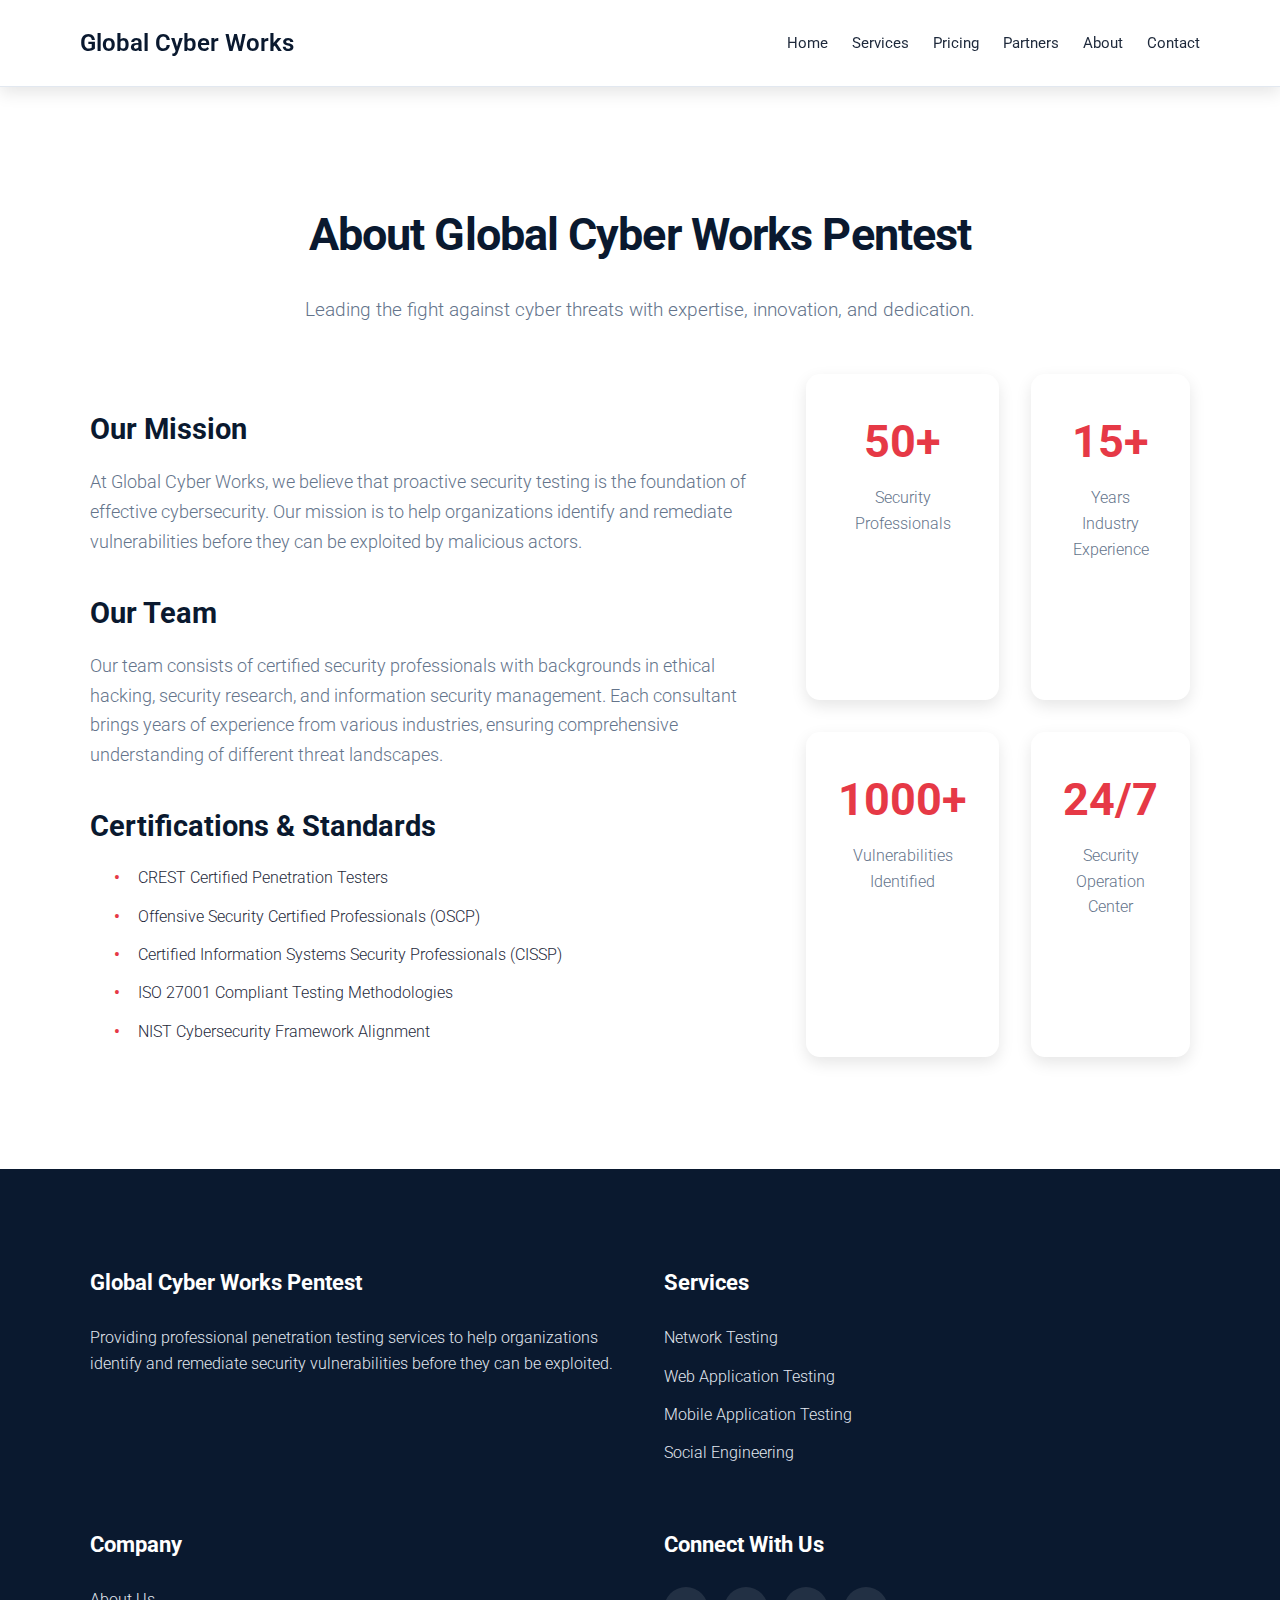
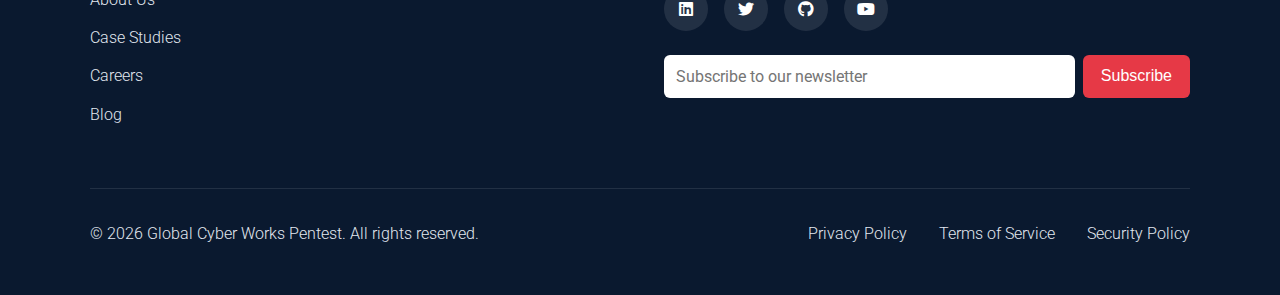
<file: about.html>
<!DOCTYPE html>
<html lang="en">
<head>
    <meta charset="UTF-8">
    <meta name="viewport" content="width=device-width, initial-scale=1.0">
    <title>About | Global Cyber Works Pentest</title>
    <link rel="stylesheet" href="style.css">
    <!-- Google Fonts -->
    <link href="https://fonts.googleapis.com/css2?family=Roboto:wght@300;400;500;700&display=swap" rel="stylesheet">
    <!-- Font Awesome for Icons -->
    <link rel="stylesheet" href="https://cdnjs.cloudflare.com/ajax/libs/font-awesome/6.4.0/css/all.min.css">
</head>
<body>
    <!-- Navigation Bar -->
    <nav class="navbar">
        <div class="nav-container">
            <div class="nav-logo">
                <a href="index.html">Global Cyber Works</a>
            </div>
            <ul class="nav-menu">
                <li class="nav-item"><a href="index.html" class="nav-link">Home</a></li>
                <li class="nav-item"><a href="services.html" class="nav-link">Services</a></li>
                <li class="nav-item"><a href="pricing.html" class="nav-link">Pricing</a></li>
                <li class="nav-item"><a href="partners.html" class="nav-link">Partners</a></li>
                <li class="nav-item"><a href="about.html" class="nav-link">About</a></li>
                <li class="nav-item"><a href="contact.html" class="nav-link">Contact</a></li>
            </ul>
            <div class="hamburger">
                <span class="bar"></span>
                <span class="bar"></span>
                <span class="bar"></span>
            </div>
        </div>
    </nav>

    <!-- About Page -->
    <section class="about">
        <div class="container">
            <h2>About Global Cyber Works Pentest</h2>
            <p class="section-subtitle">Leading the fight against cyber threats with expertise, innovation, and dedication.</p>
            
            <div class="about-content">
                <div class="about-text">
                    <h3>Our Mission</h3>
                    <p>At Global Cyber Works, we believe that proactive security testing is the foundation of effective cybersecurity. Our mission is to help organizations identify and remediate vulnerabilities before they can be exploited by malicious actors.</p>
                    
                    <h3>Our Team</h3>
                    <p>Our team consists of certified security professionals with backgrounds in ethical hacking, security research, and information security management. Each consultant brings years of experience from various industries, ensuring comprehensive understanding of different threat landscapes.</p>
                    
                    <h3>Certifications & Standards</h3>
                    <ul>
                        <li>CREST Certified Penetration Testers</li>
                        <li>Offensive Security Certified Professionals (OSCP)</li>
                        <li>Certified Information Systems Security Professionals (CISSP)</li>
                        <li>ISO 27001 Compliant Testing Methodologies</li>
                        <li>NIST Cybersecurity Framework Alignment</li>
                    </ul>
                </div>
                
                <div class="about-stats">
                    <div class="about-stat">
                        <span class="about-stat-number">50+</span>
                        <span class="about-stat-label">Security Professionals</span>
                    </div>
                    <div class="about-stat">
                        <span class="about-stat-number">15+</span>
                        <span class="about-stat-label">Years Industry Experience</span>
                    </div>
                    <div class="about-stat">
                        <span class="about-stat-number">1000+</span>
                        <span class="about-stat-label">Vulnerabilities Identified</span>
                    </div>
                    <div class="about-stat">
                        <span class="about-stat-number">24/7</span>
                        <span class="about-stat-label">Security Operation Center</span>
                    </div>
                </div>
            </div>
        </div>
    </section>

    <!-- Footer -->
    <footer class="footer">
        <div class="container">
            <div class="footer-content">
                <div class="footer-section">
                    <h4>Global Cyber Works Pentest</h4>
                    <p>Providing professional penetration testing services to help organizations identify and remediate security vulnerabilities before they can be exploited.</p>
                </div>
                
                <div class="footer-section">
                    <h4>Services</h4>
                    <ul>
                        <li><a href="services.html">Network Testing</a></li>
                        <li><a href="services.html">Web Application Testing</a></li>
                        <li><a href="services.html">Mobile Application Testing</a></li>
                        <li><a href="services.html">Social Engineering</a></li>
                    </ul>
                </div>
                
                <div class="footer-section">
                    <h4>Company</h4>
                    <ul>
                        <li><a href="about.html">About Us</a></li>
                        <li><a href="partners.html">Case Studies</a></li>
                        <li><a href="contact.html">Careers</a></li>
                        <li><a href="#">Blog</a></li>
                    </ul>
                </div>
                
                <div class="footer-section">
                    <h4>Connect With Us</h4>
                    <div class="social-links">
                        <a href="#"><i class="fab fa-linkedin"></i></a>
                        <a href="#"><i class="fab fa-twitter"></i></a>
                        <a href="#"><i class="fab fa-github"></i></a>
                        <a href="#"><i class="fab fa-youtube"></i></a>
                    </div>
                    <div class="newsletter">
                        <input type="email" placeholder="Subscribe to our newsletter">
                        <button>Subscribe</button>
                    </div>
                </div>
            </div>
            
            <div class="footer-bottom">
                <p>&copy; 2023 Global Cyber Works Pentest. All rights reserved.</p>
                <div class="footer-links">
                    <a href="#">Privacy Policy</a>
                    <a href="#">Terms of Service</a>
                    <a href="#">Security Policy</a>
                </div>
            </div>
        </div>
    </footer>

    <script src="script.js"></script>
</body>
</html>
</file>
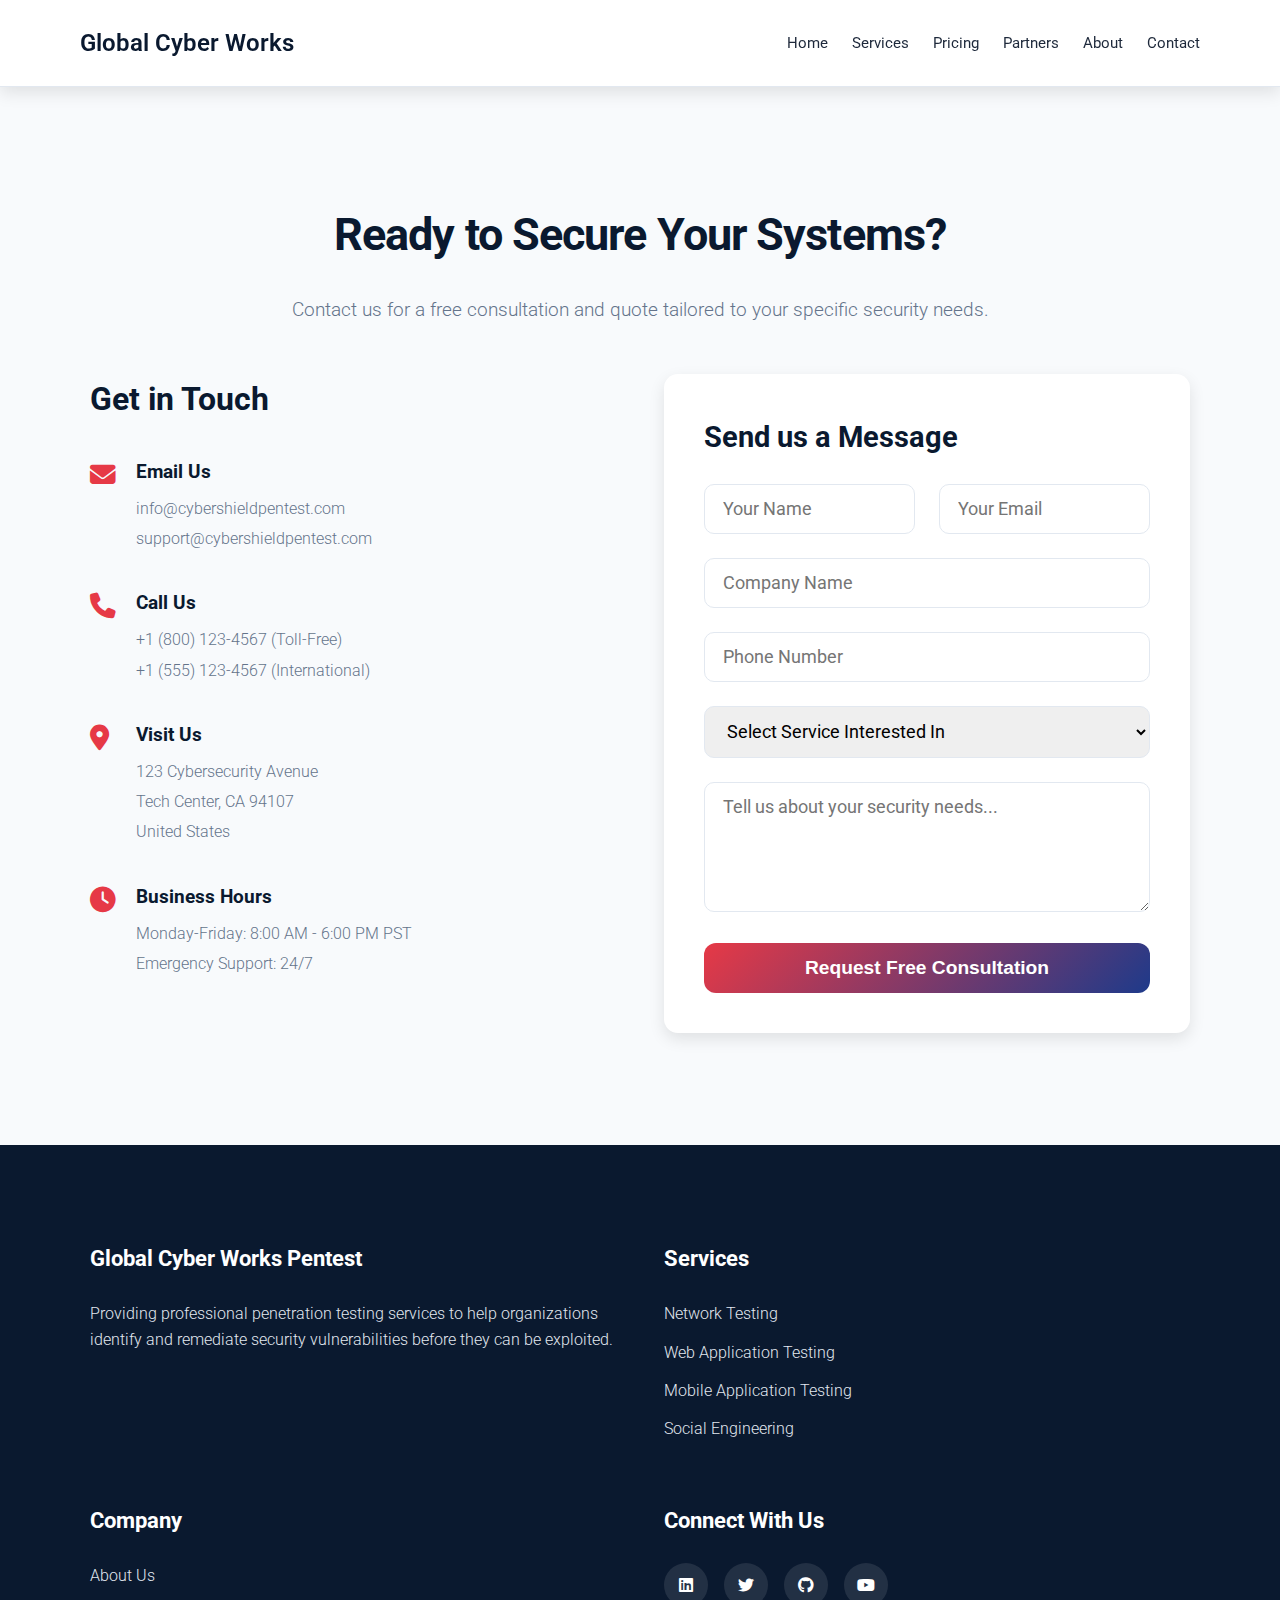
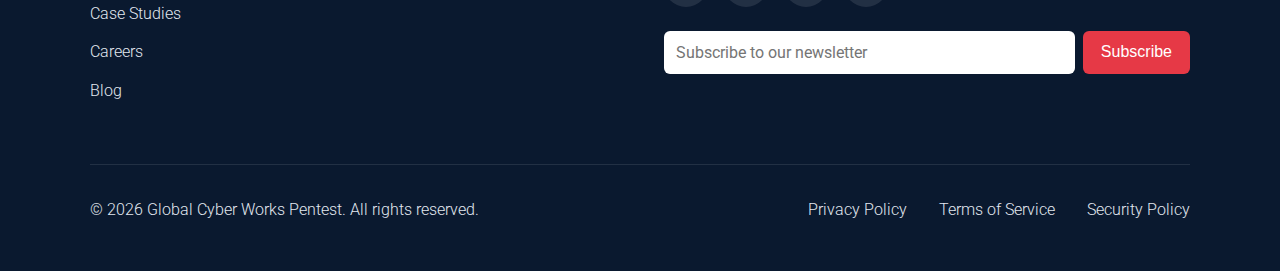
<file: contact.html>
<!DOCTYPE html>
<html lang="en">
<head>
    <meta charset="UTF-8">
    <meta name="viewport" content="width=device-width, initial-scale=1.0">
    <title>Contact | Global Cyber Works Pentest</title>
    <link rel="stylesheet" href="style.css">
    <!-- Google Fonts -->
    <link href="https://fonts.googleapis.com/css2?family=Roboto:wght@300;400;500;700&display=swap" rel="stylesheet">
    <!-- Font Awesome for Icons -->
    <link rel="stylesheet" href="https://cdnjs.cloudflare.com/ajax/libs/font-awesome/6.4.0/css/all.min.css">
</head>
<body>
    <!-- Navigation Bar -->
    <nav class="navbar">
        <div class="nav-container">
            <div class="nav-logo">
                <a href="index.html">Global Cyber Works</a>
            </div>
            <ul class="nav-menu">
                <li class="nav-item"><a href="index.html" class="nav-link">Home</a></li>
                <li class="nav-item"><a href="services.html" class="nav-link">Services</a></li>
                <li class="nav-item"><a href="pricing.html" class="nav-link">Pricing</a></li>
                <li class="nav-item"><a href="partners.html" class="nav-link">Partners</a></li>
                <li class="nav-item"><a href="about.html" class="nav-link">About</a></li>
                <li class="nav-item"><a href="contact.html" class="nav-link">Contact</a></li>
            </ul>
            <div class="hamburger">
                <span class="bar"></span>
                <span class="bar"></span>
                <span class="bar"></span>
            </div>
        </div>
    </nav>

    <!-- Contact Us Page -->
    <section class="contact">
        <div class="container">
            <h2>Ready to Secure Your Systems?</h2>
            <p class="section-subtitle">Contact us for a free consultation and quote tailored to your specific security needs.</p>
            
            <div class="contact-container">
                <div class="contact-info">
                    <h3>Get in Touch</h3>
                    <div class="contact-item">
                        <i class="fas fa-envelope"></i>
                        <div>
                            <h4>Email Us</h4>
                            <p>info@cybershieldpentest.com</p>
                            <p>support@cybershieldpentest.com</p>
                        </div>
                    </div>
                    
                    <div class="contact-item">
                        <i class="fas fa-phone"></i>
                        <div>
                            <h4>Call Us</h4>
                            <p>+1 (800) 123-4567 (Toll-Free)</p>
                            <p>+1 (555) 123-4567 (International)</p>
                        </div>
                    </div>
                    
                    <div class="contact-item">
                        <i class="fas fa-map-marker-alt"></i>
                        <div>
                            <h4>Visit Us</h4>
                            <p>123 Cybersecurity Avenue</p>
                            <p>Tech Center, CA 94107</p>
                            <p>United States</p>
                        </div>
                    </div>
                    
                    <div class="contact-item">
                        <i class="fas fa-clock"></i>
                        <div>
                            <h4>Business Hours</h4>
                            <p>Monday-Friday: 8:00 AM - 6:00 PM PST</p>
                            <p>Emergency Support: 24/7</p>
                        </div>
                    </div>
                </div>
                
                <form class="contact-form">
                    <h3>Send us a Message</h3>
                    <div class="form-group">
                        <input type="text" placeholder="Your Name" required>
                        <input type="email" placeholder="Your Email" required>
                    </div>
                    <input type="text" placeholder="Company Name">
                    <input type="tel" placeholder="Phone Number">
                    <select>
                        <option value="">Select Service Interested In</option>
                        <option value="network">Network Penetration Testing</option>
                        <option value="web">Web Application Testing</option>
                        <option value="mobile">Mobile Application Testing</option>
                        <option value="social">Social Engineering</option>
                        <option value="custom">Custom Solution</option>
                    </select>
                    <textarea placeholder="Tell us about your security needs..." rows="5" required></textarea>
                    <button type="submit">Request Free Consultation</button>
                </form>
            </div>
        </div>
    </section>

    <!-- Footer -->
    <footer class="footer">
        <div class="container">
            <div class="footer-content">
                <div class="footer-section">
                    <h4>Global Cyber Works Pentest</h4>
                    <p>Providing professional penetration testing services to help organizations identify and remediate security vulnerabilities before they can be exploited.</p>
                </div>
                
                <div class="footer-section">
                    <h4>Services</h4>
                    <ul>
                        <li><a href="services.html">Network Testing</a></li>
                        <li><a href="services.html">Web Application Testing</a></li>
                        <li><a href="services.html">Mobile Application Testing</a></li>
                        <li><a href="services.html">Social Engineering</a></li>
                    </ul>
                </div>
                
                <div class="footer-section">
                    <h4>Company</h4>
                    <ul>
                        <li><a href="about.html">About Us</a></li>
                        <li><a href="partners.html">Case Studies</a></li>
                        <li><a href="contact.html">Careers</a></li>
                        <li><a href="#">Blog</a></li>
                    </ul>
                </div>
                
                <div class="footer-section">
                    <h4>Connect With Us</h4>
                    <div class="social-links">
                        <a href="#"><i class="fab fa-linkedin"></i></a>
                        <a href="#"><i class="fab fa-twitter"></i></a>
                        <a href="#"><i class="fab fa-github"></i></a>
                        <a href="#"><i class="fab fa-youtube"></i></a>
                    </div>
                    <div class="newsletter">
                        <input type="email" placeholder="Subscribe to our newsletter">
                        <button>Subscribe</button>
                    </div>
                </div>
            </div>
            
            <div class="footer-bottom">
                <p>&copy; 2023 Global Cyber Works Pentest. All rights reserved.</p>
                <div class="footer-links">
                    <a href="#">Privacy Policy</a>
                    <a href="#">Terms of Service</a>
                    <a href="#">Security Policy</a>
                </div>
            </div>
        </div>
    </footer>

    <script src="script.js"></script>
</body>
</html>
</file>
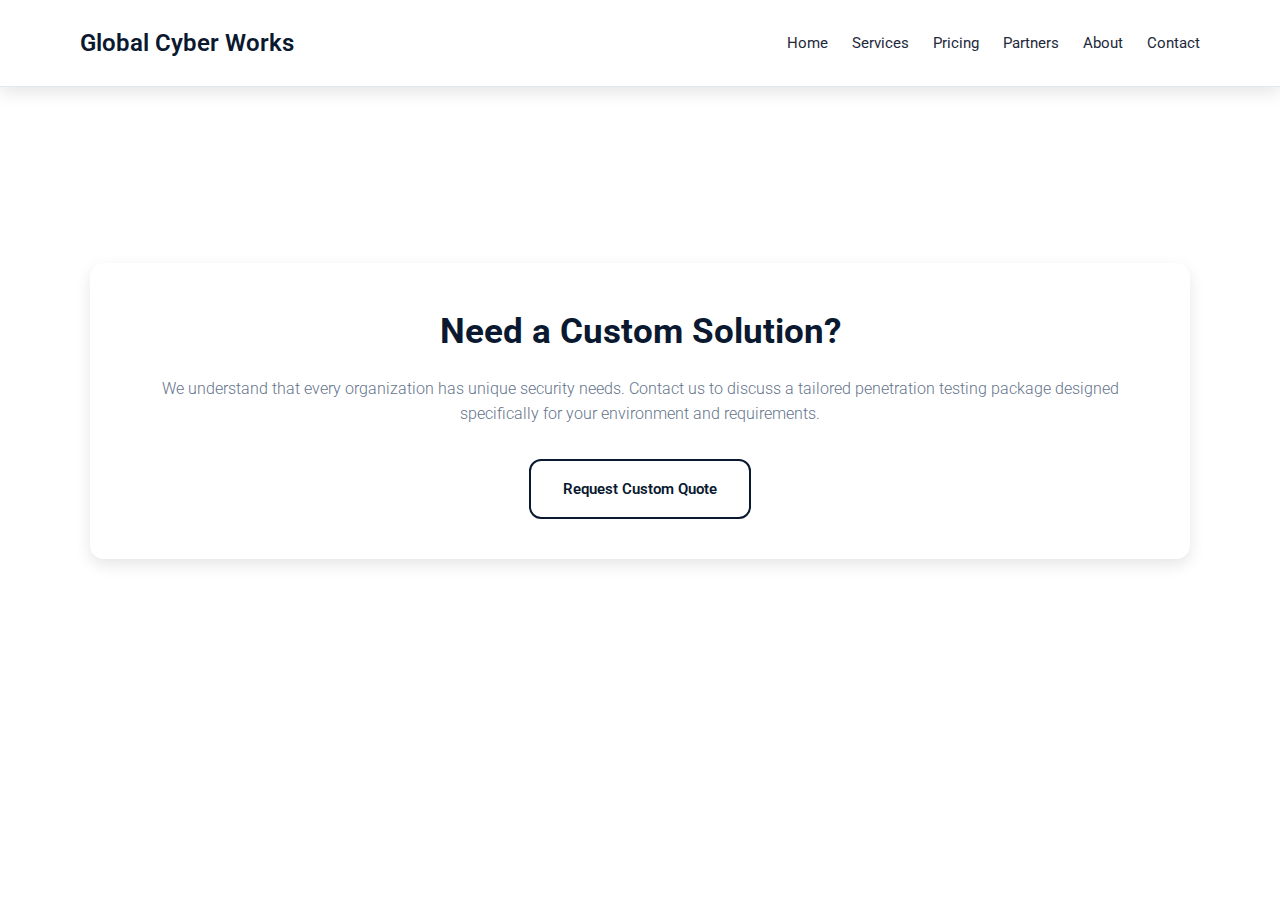
<file: pricing.html>
<!DOCTYPE html>
<html lang="en">
<head>
    <meta charset="UTF-8">
    <meta name="viewport" content="width=device-width, initial-scale=1.0">
    <title>Pricing | Global Cyber Works Pentest</title>
    <link rel="stylesheet" href="style.css">
    <!-- Google Fonts -->
    <link href="https://fonts.googleapis.com/css2?family=Roboto:wght@300;400;500;700&display=swap" rel="stylesheet">
    <!-- Font Awesome for Icons -->
    <link rel="stylesheet" href="https://cdnjs.cloudflare.com/ajax/libs/font-awesome/6.4.0/css/all.min.css">
</head>
<body>
    <!-- Navigation Bar -->
    <nav class="navbar">
        <div class="nav-container">
            <div class="nav-logo">
                <a href="index.html">Global Cyber Works</a>
            </div>
            <ul class="nav-menu">
                <li class="nav-item"><a href="index.html" class="nav-link">Home</a></li>
                <li class="nav-item"><a href="services.html" class="nav-link">Services</a></li>
                <li class="nav-item"><a href="pricing.html" class="nav-link">Pricing</a></li>
                <li class="nav-item"><a href="partners.html" class="nav-link">Partners</a></li>
                <li class="nav-item"><a href="about.html" class="nav-link">About</a></li>
                <li class="nav-item"><a href="contact.html" class="nav-link">Contact</a></li>
            </ul>
            <div class="hamburger">
                <span class="bar"></span>
                <span class="bar"></span>
                <span class="bar"></span>
            </div>
        </div>
    </nav>

    <!-- Pricing Page -->
    <section class="pricing">
        <div class="container">
           <!-- <h2>Transparent Pricing Packages</h2>
            <p class="section-subtitle">Choose the security testing package that best fits your organization's needs and budget.</p>
            
            <div class="pricing-grid">
                <div class="pricing-card">
                    <h3>Essential Scan</h3>
                    <div class="price">$2,999</div>
                    <p class="price-description">Ideal for small businesses seeking basic vulnerability assessment</p>
                    <ul>
                        <li>Automated Vulnerability Scanning</li>
                        <li>1 Web Application Test</li>
                        <li>Basic Network Assessment</li>
                        <li>Executive Summary Report</li>
                        <li>5 Critical Vulnerability Tests</li>
                        <li>72-Hour Turnaround Time</li>
                    </ul>
                    <a href="contact.html" class="price-cta">Start Basic Assessment</a>
                </div>
                
                <div class="pricing-card featured">
                    <div class="popular-badge">MOST POPULAR</div>
                    <h3>Professional Assessment</h3>
                    <div class="price">$7,999</div>
                    <p class="price-description">Comprehensive testing for medium-sized businesses</p>
                    <ul>
                        <li>Manual Penetration Testing</li>
                        <li>3 Web Applications</li>
                        <li>Full Network Infrastructure Test</li>
                        <li>Detailed Technical Report</li>
                        <li>Remediation Guidance</li>
                        <li>24/7 Priority Support</li>
                        <li>48-Hour Turnaround Time</li>
                        <li>30-Day Retest Option</li>
                    </ul>
                    <a href="contact.html" class="price-cta">Get Comprehensive Test</a>
                </div>
                
                 <div class="pricing-card">
                    <h3>Enterprise Suite</h3>
                    <div class="price">$14,999</div>
                    <p class="price-description">Complete security program for large organizations</p>
                    <ul>
                        <li>Full-Scale Penetration Testing</li>
                        <li>Unlimited Applications</li>
                        <li>API & Mobile App Testing</li>
                        <li>Social Engineering Campaign</li>
                        <li>Executive & Technical Reports</li>
                        <li>Dedicated Security Consultant</li>
                        <li>Remediation Assistance</li>
                        <li>24-Hour Turnaround Time</li>
                        <li>90-Day Retest Period</li>
                    </ul>
                    <a href="contact.html" class="price-cta">Contact Enterprise Sales</a>
                </div>
            </div>
             -->
            <div class="custom-solution">
                <h3>Need a Custom Solution?</h3>
                <p>We understand that every organization has unique security needs. Contact us to discuss a tailored penetration testing package designed specifically for your environment and requirements.</p>
                <a href="contact.html" class="cta-button-outline">Request Custom Quote</a>
            </div>
        </div>
    </section>

   

    <script src="scripts.js"></script>
</body>
</html>
</file>
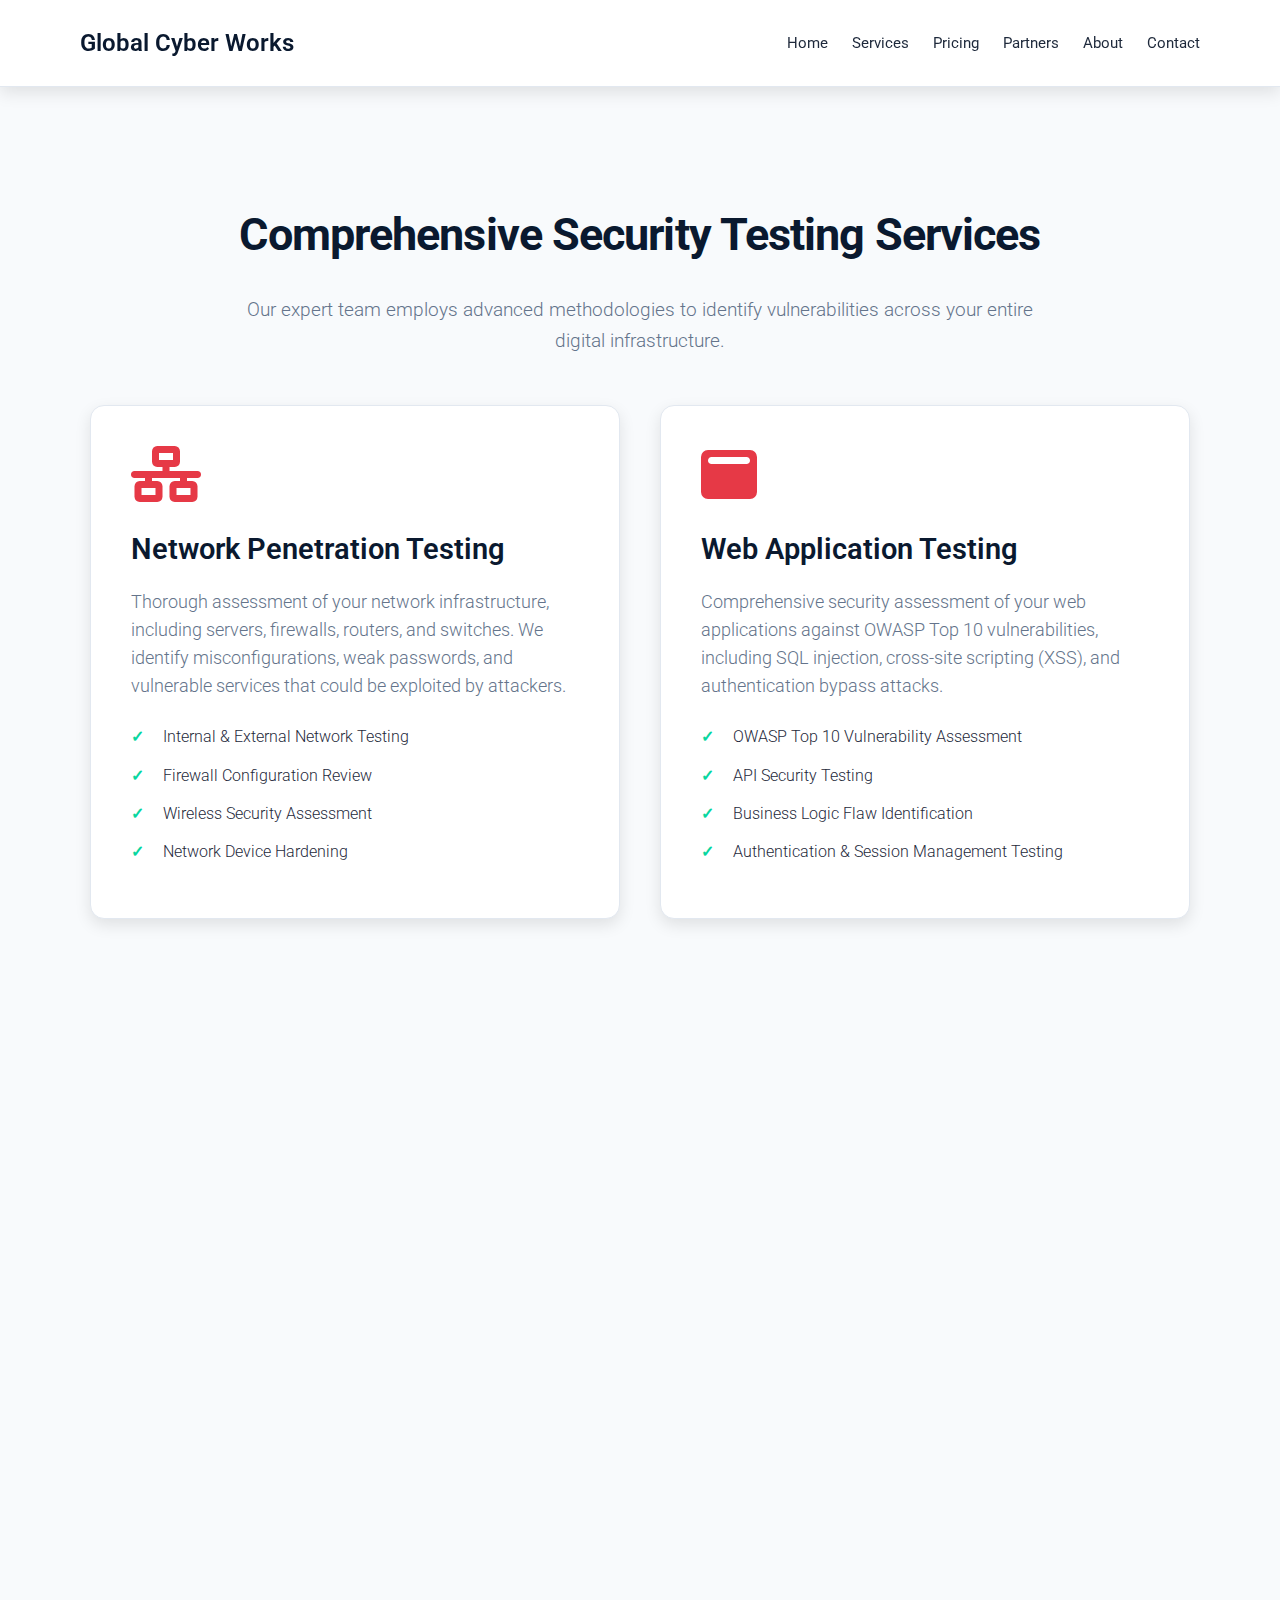
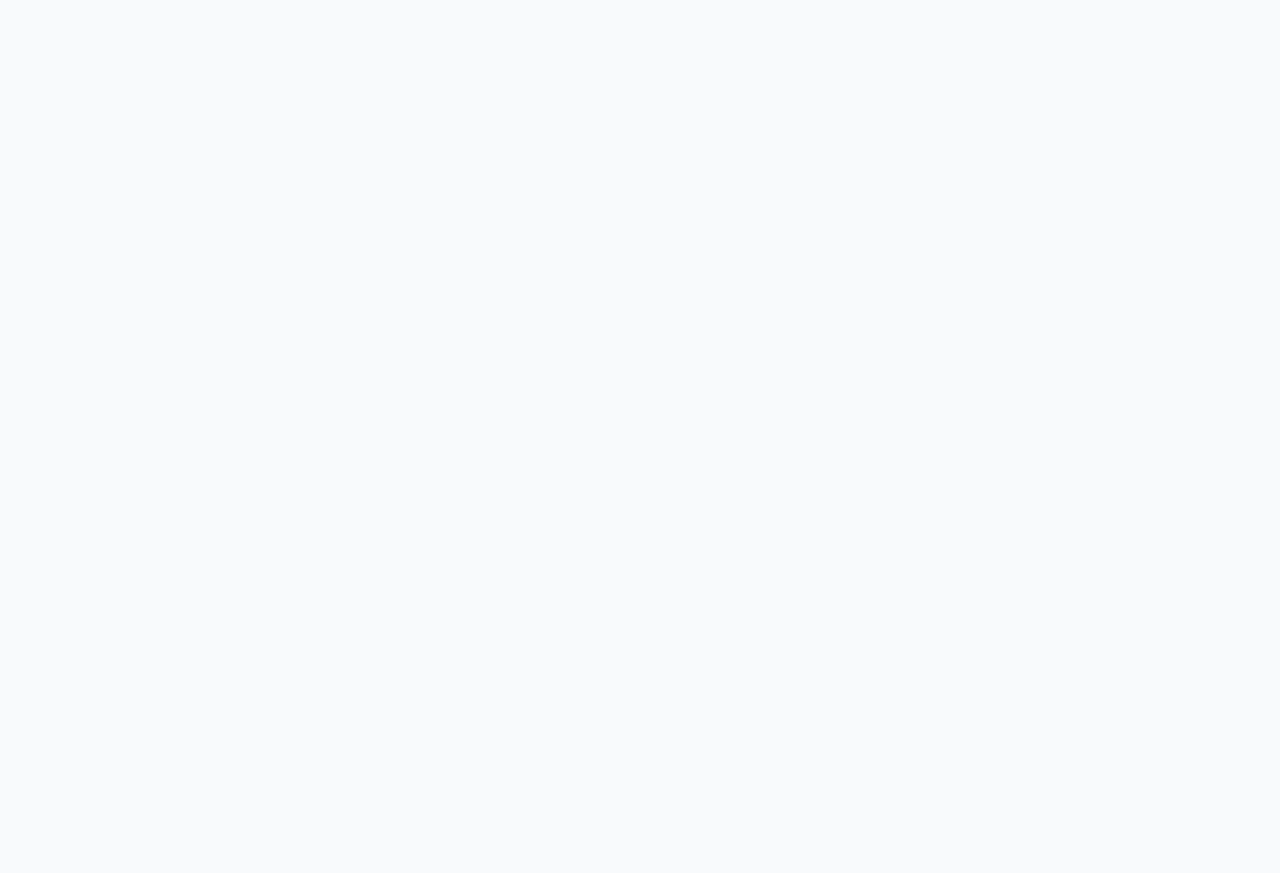
<file: services.html>
<!DOCTYPE html>
<html lang="en">
<head>
    <meta charset="UTF-8">
    <meta name="viewport" content="width=device-width, initial-scale=1.0">
    <title>Services | Global Cyber Works Pentest</title>
    <link rel="stylesheet" href="style.css">
    <!-- Google Fonts -->
    <link href="https://fonts.googleapis.com/css2?family=Roboto:wght@300;400;500;700&display=swap" rel="stylesheet">
    <!-- Font Awesome for Icons -->
    <link rel="stylesheet" href="https://cdnjs.cloudflare.com/ajax/libs/font-awesome/6.4.0/css/all.min.css">
</head>
<body>
    <!-- Navigation Bar -->
    <nav class="navbar">
        <div class="nav-container">
            <div class="nav-logo">
                <a href="index.html">Global Cyber Works</a>
            </div>
            <ul class="nav-menu">
                <li class="nav-item"><a href="index.html" class="nav-link">Home</a></li>
                <li class="nav-item"><a href="services.html" class="nav-link">Services</a></li>
                <li class="nav-item"><a href="pricing.html" class="nav-link">Pricing</a></li>
                <li class="nav-item"><a href="partners.html" class="nav-link">Partners</a></li>
                <li class="nav-item"><a href="about.html" class="nav-link">About</a></li>
                <li class="nav-item"><a href="contact.html" class="nav-link">Contact</a></li>
            </ul>
            <div class="hamburger">
                <span class="bar"></span>
                <span class="bar"></span>
                <span class="bar"></span>
            </div>
        </div>
    </nav>

    <!-- Services Page -->
    <section class="services">
        <div class="container">
            <h2>Comprehensive Security Testing Services</h2>
            <p class="section-subtitle">Our expert team employs advanced methodologies to identify vulnerabilities across your entire digital infrastructure.</p>
            <div class="services-grid">
                <div class="service-card">
                    <i class="fas fa-network-wired"></i>
                    <h3>Network Penetration Testing</h3>
                    <p>Thorough assessment of your network infrastructure, including servers, firewalls, routers, and switches. We identify misconfigurations, weak passwords, and vulnerable services that could be exploited by attackers.</p>
                    <ul>
                        <li>Internal & External Network Testing</li>
                        <li>Firewall Configuration Review</li>
                        <li>Wireless Security Assessment</li>
                        <li>Network Device Hardening</li>
                    </ul>
                </div>
                
                <div class="service-card">
                    <i class="fas fa-window-maximize"></i>
                    <h3>Web Application Testing</h3>
                    <p>Comprehensive security assessment of your web applications against OWASP Top 10 vulnerabilities, including SQL injection, cross-site scripting (XSS), and authentication bypass attacks.</p>
                    <ul>
                        <li>OWASP Top 10 Vulnerability Assessment</li>
                        <li>API Security Testing</li>
                        <li>Business Logic Flaw Identification</li>
                        <li>Authentication & Session Management Testing</li>
                    </ul>
                </div>
                
                <div class="service-card">
                    <i class="fas fa-mobile-alt"></i>
                    <h3>Mobile Application Testing</h3>
                    <p>Security evaluation of iOS and Android applications to identify vulnerabilities in data storage, communication, and application logic that could compromise user data.</p>
                    <ul>
                        <li>iOS & Android Application Assessment</li>
                        <li>Data Storage Security Analysis</li>
                        <li>Network Communication Testing</li>
                        <li>Reverse Engineering Protection</li>
                    </ul>
                </div>
                
                <div class="service-card">
                    <i class="fas fa-user-secret"></i>
                    <h3>Social Engineering</h3>
                    <p>Simulated phishing campaigns and physical security tests to evaluate your organization's human firewall and security awareness preparedness.</p>
                    <ul>
                        <li>Phishing Campaign Simulation</li>
                        <li>Vishing (Voice Phishing) Tests</li>
                        <li>Physical Security Assessment</li>
                        <li>Security Awareness Training</li>
                    </ul>
                </div>
            </div>
            
            <div class="methodology">
                <h3>Our Testing Methodology</h3>
                <div class="methodology-steps">
                    <div class="step">
                        <span class="step-number">1</span>
                        <h4>Planning & Reconnaissance</h4>
                        <p>Defining scope, gathering intelligence, and understanding your environment</p>
                    </div>
                    <div class="step">
                        <span class="step-number">2</span>
                        <h4>Scanning & Enumeration</h4>
                        <p>Identifying live systems, services, and potential entry points</p>
                    </div>
                    <div class="step">
                        <span class="step-number">3</span>
                        <h4>Vulnerability Assessment</h4>
                        <p>Discovering security weaknesses and misconfigurations</p>
                    </div>
                    <div class="step">
                        <span class="step-number">4</span>
                        <h4>Exploitation & Verification</h4>
                        <p>Attempting to exploit vulnerabilities to validate their impact</p>
                    </div>
                    <div class="step">
                        <span class="step-number">5</span>
                        <h4>Reporting & Remediation</h4>
                        <p>Detailed findings with actionable remediation guidance</p>
                    </div>
                </div>
            </div>
        </div>
    </section>

    
    <script src="script.js"></script>
</body>
</html>
</file>
<file: style.css>
/* Light Theme Color Palette */
:root {
    --primary-blue: #0A192F;
    --secondary-blue: #1E3A8A;
    --accent-red: #E63946;
    --accent-green: #06D6A0;
    --light-gray: #F8FAFC;
    --medium-gray: #E2E8F0;
    --dark-gray: #334155;
    --text-dark: #1E293B;
    --text-light: #64748B;
    --white: #FFFFFF;
    --shadow: 0 6px 16px rgba(0, 0, 0, 0.1);
    --shadow-hover: 0 12px 32px rgba(0, 0, 0, 0.2);
}

/* General Styles */
* {
    margin: 0;
    padding: 0;
    box-sizing: border-box;
}

body {
    font-family: 'Roboto', sans-serif;
    line-height: 1.6;
    color: var(--text-dark);
    background-color: var(--white);
    font-weight: 300;
    overflow-x: hidden;
}

.container {
    width: 90%;
    max-width: 1100px;
    margin: 0 auto;
    padding: 2rem 0;
}

h2 {
    text-align: center;
    font-size: clamp(2.2rem, 4vw, 2.8rem);
    margin-bottom: 1.5rem;
    color: var(--primary-blue);
    font-weight: 700;
    letter-spacing: -0.02em;
}

.section-subtitle {
    text-align: center;
    font-size: clamp(1rem, 1.5vw, 1.2rem);
    color: var(--text-light);
    margin-bottom: 3rem;
    max-width: 800px;
    margin-left: auto;
    margin-right: auto;
    font-weight: 300;
}

/* Navigation */
.navbar {
    background-color: var(--white);
    padding: 1.5rem 0;
    position: sticky;
    width: 100%;
    top: 0;
    z-index: 100;
    box-shadow: var(--shadow);
    border-bottom: 1px solid var(--medium-gray);
}

.nav-container {
    display: flex;
    justify-content: space-between;
    align-items: center;
    width: 90%;
    max-width: 1200px;
    margin: auto;
    padding: 0 1rem;
}

.nav-logo a {
    color: var(--primary-blue);
    text-decoration: none;
    font-size: clamp(1.2rem, 2vw, 1.5rem);
    font-weight: 600;
}

.nav-menu {
    display: flex;
    list-style: none;
    gap: 1.5rem;
}

.nav-link {
    color: var(--text-dark);
    text-decoration: none;
    font-weight: 400;
    transition: color 0.3s ease, transform 0.3s ease;
    font-size: clamp(0.9rem, 1.2vw, 1.1rem);
}

.nav-link:hover {
    color: var(--accent-red);
    transform: translateY(-2px);
}

.hamburger {
    display: none;
    flex-direction: column;
    cursor: pointer;
}

.bar {
    width: 28px;
    height: 4px;
    background-color: var(--primary-blue);
    margin: 4px 0;
    transition: all 0.3s ease;
}

/* Hero Section */
.hero {
    background: linear-gradient(rgba(255, 255, 255, 0.9), rgba(228, 226, 224, 0.9)), url('images/21.jpeg') no-repeat center center/cover;
    min-height: calc(100vh - 80px);
    display: flex;
    flex-direction: column;
    justify-content: center;
    align-items: center;
    text-align: center;
    position: relative;
    padding: 2rem 1rem;
}

.hero-container {
    width: 90%;
    max-width: 1100px;
    margin: 0 auto;
}

.hero h1 {
    font-size: clamp(2rem, 5vw, 3.2rem);
    margin-bottom: 1.5rem;
    color: var(--primary-blue);
    font-weight: 700;
    line-height: 1.2;
    opacity: 0;
    transform: translateY(20px);
    animation: slideInUp 0.8s ease-out forwards 0.2s;
}

.hero p {
    font-size: clamp(1rem, 2vw, 1.4rem);
    margin-bottom: 2rem;
    color: var(--text-light);
    font-weight: 300;
    max-width: 700px;
    margin-left: auto;
    margin-right: auto;
    opacity: 0;
    transform: translateY(20px);
    animation: slideInUp 0.8s ease-out forwards 0.4s;
}

.hero-stats {
    display: flex;
    justify-content: center;
    gap: 3rem;
    margin: 2rem 0;
}

.stat {
    text-align: center;
}

.stat-number {
    display: block;
    font-size: clamp(1.8rem, 3vw, 2.8rem);
    font-weight: 700;
    color: var(--accent-red);
    margin-bottom: 0.5rem;
}

.stat-label {
    font-size: clamp(0.9rem, 1.5vw, 1.1rem);
    color: var(--text-light);
    font-weight: 400;
}

.cta-button {
    display: inline-flex;
    align-items: center;
    background: linear-gradient(135deg, var(--accent-red), var(--secondary-blue));
    color: var(--white);
    padding: clamp(12px, 2vw, 18px) clamp(24px, 4vw, 48px);
    border-radius: 12px;
    text-decoration: none;
    font-weight: 600;
    font-size: clamp(1rem, 1.5vw, 1.3rem);
    transition: all 0.3s ease;
    border: none;
    box-shadow: var(--shadow);
    position: relative;
    overflow: hidden;
    opacity: 0;
    transform: translateY(20px);
    animation: slideInUp 0.8s ease-out forwards 0.6s;
}

.cta-button::before {
    content: '';
    position: absolute;
    top: 0;
    left: -100%;
    width: 100%;
    height: 100%;
    background: linear-gradient(90deg, transparent, rgba(255, 255, 255, 0.2), transparent);
    transition: all 0.5s ease;
}

.cta-button:hover::before {
    left: 100%;
}

.cta-button:hover {
    background: linear-gradient(135deg, var(--secondary-blue), var(--accent-red));
    transform: translateY(-3px);
    box-shadow: var(--shadow-hover);
}

.cta-button-outline {
    display: inline-block;
    background-color: transparent;
    color: var(--primary-blue);
    padding: clamp(12px, 2vw, 16px) clamp(20px, 3vw, 32px);
    border-radius: 12px;
    text-decoration: none;
    font-weight: 600;
    font-size: clamp(0.9rem, 1.2vw, 1.1rem);
    transition: all 0.3s ease;
    border: 2px solid var(--primary-blue);
}

.cta-button-outline:hover {
    background-color: var(--primary-blue);
    color: var(--white);
    transform: translateY(-2px);
}

/* Services Section */
.services {
    background-color: var(--light-gray);
    padding: 80px 0;
}

.services-grid {
    display: grid;
    grid-template-columns: repeat(2, 1fr);
    gap: 2.5rem;
    margin-top: 3rem;
}

.service-card {
    background: var(--white);
    padding: 2.5rem;
    border-radius: 14px;
    box-shadow: var(--shadow);
    border: 1px solid var(--medium-gray);
    transition: transform 0.3s ease, box-shadow 0.3s ease;
}

.service-card:hover {
    transform: translateY(-8px);
    box-shadow: var(--shadow-hover);
}

.service-card i {
    font-size: 3.5rem;
    color: var(--accent-red);
    margin-bottom: 1.5rem;
}

.service-card h3 {
    font-size: clamp(1.5rem, 2.5vw, 1.8rem);
    margin-bottom: 1rem;
    color: var(--primary-blue);
    font-weight: 600;
}

.service-card p {
    text-align: left;
    margin-bottom: 1.5rem;
    color: var(--text-light);
    font-size: 1.1rem;
}

.service-card ul {
    text-align: left;
    list-style: none;
    margin-top: 1.5rem;
}

.service-card ul li {
    margin-bottom: 0.8rem;
    padding-left: 2rem;
    position: relative;
    color: var(--text-dark);
    font-size: 1rem;
}

.service-card ul li:before {
    content: "✓";
    color: var(--accent-green);
    position: absolute;
    left: 0;
    font-weight: bold;
}

.methodology {
    margin-top: 4rem;
    padding: 2.5rem;
    background: var(--white);
    border-radius: 14px;
    box-shadow: var(--shadow);
}

.methodology h3 {
    text-align: center;
    font-size: clamp(1.8rem, 3vw, 2.2rem);
    margin-bottom: 2rem;
    color: var(--primary-blue);
}

.methodology-steps {
    display: grid;
    grid-template-columns: repeat(2, 1fr);
    gap: 2rem;
}

.step {
    text-align: center;
    padding: 1.5rem;
}

.step-number {
    display: inline-block;
    width: 60px;
    height: 60px;
    background: var(--accent-green);
    color: var(--white);
    border-radius: 50%;
    font-size: 1.8rem;
    font-weight: bold;
    line-height: 60px;
    margin-bottom: 1rem;
}

.step h4 {
    font-size: 1.4rem;
    margin-bottom: 0.8rem;
    color: var(--primary-blue);
}

.step p {
    font-size: 1rem;
    color: var(--text-light);
    margin-bottom: 0;
}

/* Pricing Section */
.pricing {
    padding: 80px 0;
    background-color: var(--white);
}

.pricing-grid {
    display: grid;
    grid-template-columns: repeat(2, 1fr);
    gap: 2.5rem;
    margin-top: 3rem;
}

.pricing-card {
    background: var(--white);
    padding: 2.5rem;
    border-radius: 14px;
    box-shadow: var(--shadow);
    border: 2px solid var(--medium-gray);
    position: relative;
    transition: transform 0.3s ease, box-shadow 0.3s ease;
}

.pricing-card:hover {
    transform: translateY(-5px);
    box-shadow: var(--shadow-hover);
}

.pricing-card.featured {
    border-color: var(--accent-green);
    transform: scale(1.03);
}

.popular-badge {
    position: absolute;
    top: -12px;
    left: 50%;
    transform: translateX(-50%);
    background: var(--accent-green);
    color: var(--white);
    padding: 8px 24px;
    border-radius: 20px;
    font-size: 0.9rem;
    font-weight: 600;
}

.pricing-card h3 {
    font-size: 1.8rem;
    margin-bottom: 1rem;
    color: var(--primary-blue);
    text-align: center;
}

.price {
    font-size: 3rem;
    font-weight: 700;
    color: var(--accent-red);
    text-align: center;
    margin: 1rem 0;
}

.price-description {
    text-align: center;
    color: var(--text-light);
    margin-bottom: 2rem;
    font-size: 1.1rem;
}

.pricing-card ul {
    list-style: none;
    margin: 2rem 0;
}

.pricing-card ul li {
    margin-bottom: 1rem;
    padding-left: 2rem;
    position: relative;
    color: var(--text-dark);
    font-size: 1rem;
}

.pricing-card ul li:before {
    content: "✓";
    color: var(--accent-green);
    position: absolute;
    left: 0;
    font-weight: bold;
}

.price-cta {
    display: block;
    text-align: center;
    background-color: var(--primary-blue);
    color: var(--white);
    padding: 14px;
    border-radius: 12px;
    text-decoration: none;
    font-weight: 600;
    transition: all 0.3s ease;
    border: 2px solid var(--primary-blue);
}

.price-cta:hover {
    background-color: transparent;
    color: var(--primary-blue);
}

.custom-solution {
    text-align: center;
    margin-top: 4rem;
    padding: 2.5rem;
    background: var(--white);
    border-radius: 14px;
    box-shadow: var(--shadow);
}

.custom-solution h3 {
    font-size: 2.2rem;
    margin-bottom: 1rem;
    color: var(--primary-blue);
}

.custom-solution p {
    margin-bottom: 2rem;
    color: var(--text-light);
}

/* Partners Section */
.partners {
    padding: 0 0 80px 0;
    background-color: var(--light-gray);
}

.partners-hero {
    position: relative;
    min-height: 500px;
    display: flex;
    align-items: center;
    justify-content: center;
    text-align: center;
    background: linear-gradient(135deg, rgba(10, 25, 47, 0.85), rgba(6, 214, 160, 0.35));
    overflow: hidden;
}

.hero-overlay {
    position: absolute;
    top: 0;
    left: 0;
    width: 100%;
    height: 100%;
    background: url('images/partners-bg.jpg') no-repeat center center/cover;
    opacity: 0.15;
    transform: translateY(0);
    transition: transform 0.6s ease;
}

.partners-hero:hover .hero-overlay {
    transform: translateY(20px);
}

.partners-hero h2 {
    color: var(--white);
    font-size: clamp(2.5rem, 5vw, 4.2rem);
    font-weight: 700;
    margin-bottom: 1.5rem;
    position: relative;
    z-index: 1;
    animation: slideInUp 1s ease-out;
}

.partners-hero .section-subtitle {
    color: rgba(255, 255, 255, 0.9);
    font-size: clamp(1.1rem, 2vw, 1.6rem);
    max-width: 900px;
    position: relative;
    z-index: 1;
    animation: slideInUp 1s ease-out 0.2s both;
}

.partners-hero .cta-button {
    padding: clamp(14px, 2vw, 20px) clamp(30px, 4vw, 50px);
    font-size: clamp(1rem, 1.5vw, 1.4rem);
    margin-top: 2rem;
    position: relative;
    z-index: 1;
    animation: slideInUp 1s ease-out 0.4s both;
}

.partnership-cta {
    text-align: center;
    margin: 4rem 0;
}

.partnership-cta h3 {
    font-size: clamp(2rem, 3.5vw, 2.8rem);
    color: var(--primary-blue);
    margin-bottom: 1rem;
}

.partnership-cta .section-subtitle {
    font-size: clamp(1.1rem, 1.5vw, 1.4rem);
    margin-bottom: 3rem;
}

.partnership-benefits {
    display: grid;
    grid-template-columns: repeat(2, 1fr);
    gap: 2rem;
}

.benefit-card {
    background: var(--white);
    padding: 2.5rem;
    border-radius: 16px;
    box-shadow: var(--shadow);
    text-align: center;
    position: relative;
    overflow: hidden;
    transition: transform 0.4s ease, box-shadow 0.4s ease;
}

.benefit-card::before {
    content: '';
    position: absolute;
    top: 0;
    left: 0;
    width: 100%;
    height: 6px;
    background: linear-gradient(90deg, var(--accent-green), var(--accent-red));
    opacity: 0;
    transition: opacity 0.4s ease;
}

.benefit-card:hover {
    transform: translateY(-10px);
    box-shadow: var(--shadow-hover);
}

.benefit-card:hover::before {
    opacity: 1;
}

.benefit-icon {
    display: inline-flex;
    align-items: center;
    justify-content: center;
    width: 90px;
    height: 90px;
    background: linear-gradient(135deg, var(--accent-green), var(--secondary-blue));
    border-radius: 50%;
    margin-bottom: 2rem;
    box-shadow: 0 4px 16px rgba(0, 0, 0, 0.15);
    transition: transform 0.4s ease;
}

.benefit-card:hover .benefit-icon {
    transform: scale(1.1);
}

.benefit-icon i {
    font-size: 2.8rem;
    color: var(--white);
}

.benefit-card h4 {
    font-size: 1.8rem;
    color: var(--primary-blue);
    margin-bottom: 1rem;
    font-weight: 600;
}

.benefit-card p {
    font-size: 1.15rem;
    color: var(--text-light);
    line-height: 1.7;
}

.partnership-form {
    max-width: 1100px;
    margin: 4rem auto;
    padding: 3rem;
    background: var(--white);
    border-radius: 18px;
    box-shadow: var(--shadow);
    position: relative;
    z-index: 1;
    overflow: hidden;
}

.partnership-form::before {
    content: '';
    position: absolute;
    top: -50%;
    left: -50%;
    width: 200%;
    height: 200%;
    background: radial-gradient(circle, rgba(6, 214, 160, 0.1) 0%, transparent 70%);
    opacity: 0.4;
    z-index: -1;
}

.form-header {
    text-align: center;
    margin-bottom: 2.5rem;
}

.form-header h3 {
    font-size: clamp(2rem, 3vw, 2.6rem);
    color: var(--primary-blue);
    margin-bottom: 1rem;
}

.form-header p {
    font-size: clamp(1.1rem, 1.5vw, 1.4rem);
    color: var(--text-light);
}

.form-grid {
    display: grid;
    grid-template-columns: repeat(2, 1fr);
    gap: 2rem;
}

.partnership-form .form-group {
    margin-bottom: 1.5rem;
}

.partnership-form .form-group label {
    display: block;
    font-size: 1.1rem;
    font-weight: 500;
    color: var(--primary-blue);
    margin-bottom: 0.5rem;
}

.partnership-form .form-group input,
.partnership-form .form-group select,
.partnership-form .form-group textarea {
    width: 100%;
    padding: 14px 18px;
    font-size: 1.1rem;
    border: 1px solid var(--medium-gray);
    border-radius: 10px;
    font-family: 'Roboto', sans-serif;
    background: var(--white);
    transition: border-color 0.3s ease, box-shadow 0.3s ease, transform 0.3s ease;
}

.partnership-form .form-group input:focus,
.partnership-form .form-group select:focus,
.partnership-form .form-group textarea:focus {
    outline: none;
    border-color: var(--accent-red);
    box-shadow: 0 0 12px rgba(230, 57, 70, 0.3);
    transform: translateY(-2px);
}

.partnership-form .form-group textarea {
    min-height: 200px;
    resize: vertical;
}

.partnership-form .form-group.full-width {
    grid-column: 1 / -1;
}

.partnership-form .cta-button {
    width: 100%;
    padding: 16px;
    font-size: clamp(1.1rem, 1.5vw, 1.4rem);
    border-radius: 12px;
}

/* About Section */
.about {
    padding: 80px 0;
    background-color: var(--white);
}

.about-content {
    display: grid;
    grid-template-columns: 2fr 1fr;
    gap: 3rem;
    margin-top: 3rem;
}

.about-text h3 {
    font-size: 1.8rem;
    margin: 2rem 0 1rem 0;
    color: var(--primary-blue);
}

.about-text p {
    text-align: left;
    margin-bottom: 1.5rem;
    color: var(--text-light);
    font-size: 1.1rem;
    line-height: 1.7;
}

.about-text ul {
    list-style: none;
    margin-left: 1.5rem;
}

.about-text ul li {
    margin-bottom: 0.8rem;
    padding-left: 1.5rem;
    position: relative;
    color: var(--text-dark);
    font-size: 1rem;
}

.about-text ul li:before {
    content: "•";
    color: var(--accent-red);
    position: absolute;
    left: 0;
    font-weight: bold;
}

.about-stats {
    display: grid;
    grid-template-columns: repeat(2, 1fr);
    gap: 2rem;
}

.about-stat {
    text-align: center;
    padding: 2rem;
    background: var(--white);
    border-radius: 14px;
    box-shadow: var(--shadow);
    transition: transform 0.3s ease, box-shadow 0.3s ease;
}

.about-stat:hover {
    transform: translateY(-5px);
    box-shadow: var(--shadow-hover);
}

.about-stat-number {
    display: block;
    font-size: 2.8rem;
    font-weight: 700;
    color: var(--accent-red);
    margin-bottom: 0.5rem;
}

.about-stat-label {
    font-size: 1rem;
    color: var(--text-light);
}

/* Contact Section */
.contact {
    padding: 80px 0;
    background-color: var(--light-gray);
}

.contact-container {
    display: grid;
    grid-template-columns: repeat(2, 1fr);
    gap: 3rem;
    margin-top: 3rem;
}

.contact-info h3 {
    font-size: 2rem;
    margin-bottom: 2rem;
    color: var(--primary-blue);
}

.contact-item {
    display: flex;
    align-items: flex-start;
    margin-bottom: 2rem;
    gap: 1rem;
}

.contact-item i {
    font-size: 1.6rem;
    color: var(--accent-red);
    margin-top: 0.3rem;
    min-width: 30px;
}

.contact-item h4 {
    font-size: 1.2rem;
    margin-bottom: 0.5rem;
    color: var(--primary-blue);
}

.contact-item p {
    text-align: left;
    margin-bottom: 0.3rem;
    color: var(--text-light);
    font-size: 1rem;
}

.contact-form {
    background: var(--white);
    padding: 2.5rem;
    border-radius: 14px;
    box-shadow: var(--shadow);
}

.contact-form h3 {
    font-size: 1.8rem;
    margin-bottom: 1.5rem;
    color: var(--primary-blue);
}

.form-group {
    display: grid;
    grid-template-columns: repeat(2, 1fr);
    gap: 1.5rem;
}

.contact-form input,
.contact-form select,
.contact-form textarea {
    width: 100%;
    padding: 14px 18px;
    margin-bottom: 1.5rem;
    border: 1px solid var(--medium-gray);
    border-radius: 10px;
    font-family: 'Roboto', sans-serif;
    font-size: 1.1rem;
    transition: border-color 0.3s ease, box-shadow 0.3s ease;
}

.contact-form input:focus,
.contact-form select:focus,
.contact-form textarea:focus {
    outline: none;
    border-color: var(--accent-red);
    box-shadow: 0 0 8px rgba(230, 57, 70, 0.2);
}

.contact-form button {
    width: 100%;
    background: linear-gradient(135deg, var(--accent-red), var(--secondary-blue));
    color: var(--white);
    border: none;
    padding: 14px;
    border-radius: 12px;
    font-size: 1.2rem;
    font-weight: 600;
    cursor: pointer;
    transition: all 0.3s ease;
}

.contact-form button:hover {
    background: linear-gradient(135deg, var(--secondary-blue), var(--accent-red));
    transform: translateY(-2px);
    box-shadow: var(--shadow-hover);
}

/* Footer */
.footer {
    background: var(--primary-blue);
    color: var(--white);
    padding: 4rem 0 1rem 0;
}

.footer-content {
    display: grid;
    grid-template-columns: repeat(2, 1fr);
    gap: 3rem;
    margin-bottom: 3rem;
}

.footer-section h4 {
    font-size: 1.4rem;
    margin-bottom: 1.5rem;
    color: var(--white);
}

.footer-section p {
    text-align: left;
    color: var(--medium-gray);
    margin-bottom: 1.5rem;
    line-height: 1.6;
    font-size: 1rem;
}

.footer-section ul {
    list-style: none;
}

.footer-section ul li {
    margin-bottom: 0.8rem;
}

.footer-section ul li a {
    color: var(--medium-gray);
    text-decoration: none;
    font-size: 1rem;
    transition: color 0.3s ease;
}

.footer-section ul li a:hover {
    color: var(--accent-red);
}

.social-links {
    display: flex;
    gap: 1rem;
    margin-bottom: 1.5rem;
}

.social-links a {
    display: inline-flex;
    align-items: center;
    justify-content: center;
    width: 44px;
    height: 44px;
    background: rgba(255, 255, 255, 0.1);
    color: var(--white);
    border-radius: 50%;
    text-decoration: none;
    transition: all 0.3s ease;
}

.social-links a:hover {
    background: var(--accent-red);
    transform: translateY(-3px);
}

.newsletter {
    display: flex;
    gap: 0.5rem;
}

.newsletter input {
    flex: 1;
    padding: 12px;
    border: none;
    border-radius: 6px;
    font-family: 'Roboto', sans-serif;
    font-size: 1rem;
}

.newsletter button {
    background: var(--accent-red);
    color: var(--white);
    border: none;
    padding: 12px 18px;
    border-radius: 6px;
    cursor: pointer;
    font-weight: 500;
    font-size: 1rem;
}

.footer-bottom {
    border-top: 1px solid rgba(255, 255, 255, 0.1);
    padding-top: 2rem;
    display: flex;
    justify-content: space-between;
    align-items: center;
    flex-wrap: wrap;
    gap: 1rem;
}

.footer-bottom p {
    color: var(--medium-gray);
    margin: 0;
    font-size: 1rem;
}

.footer-links {
    display: flex;
    gap: 2rem;
}

.footer-links a {
    color: var(--medium-gray);
    text-decoration: none;
    font-size: 1rem;
    transition: color 0.3s ease;
}

.footer-links a:hover {
    color: var(--accent-red);
}

/* Keyframes */
@keyframes slideInUp {
    from {
        opacity: 0;
        transform: translateY(30px);
    }
    to {
        opacity: 1;
        transform: translateY(0);
    }
}

@keyframes pulse {
    0% { transform: scale(1); opacity: 0.3; }
    50% { transform: scale(1.15); opacity: 0.15; }
    100% { transform: scale(1); opacity: 0.3; }
}

/* Responsive Design */
@media screen and (max-width: 1024px) {
    .services-grid,
    .partnership-benefits,
    .methodology-steps,
    .footer-content,
    .pricing-grid {
        grid-template-columns: 1fr;
        gap: 2rem;
    }
    
    .contact-container,
    .about-content {
        grid-template-columns: 1fr;
        gap: 2.5rem;
    }
    
    .form-grid {
        grid-template-columns: 1fr;
    }
}

@media screen and (max-width: 768px) {
    .hamburger {
        display: flex;
    }

    .nav-menu {
        position: fixed;
        left: -100%;
        top: 80px;
        flex-direction: column;
        background-color: var(--white);
        width: 100%;
        text-align: center;
        transition: all 0.3s ease;
        box-shadow: var(--shadow);
        padding: 1.5rem 0;
        gap: 1rem;
    }

    .nav-menu.active {
        left: 0;
    }

    .hero {
        padding: 120px 0 60px 0;
    }

    .hero h1 {
        font-size: clamp(1.6rem, 3.5vw, 2.2rem);
    }

    .hero p {
        font-size: clamp(0.9rem, 1.5vw, 1.2rem);
    }

    .hero-stats {
        flex-direction: column;
        gap: 1.5rem;
    }

    .services,
    .pricing,
    .partners,
    .about,
    .contact {
        padding: 80px 0 60px 0;
    }

    .services-grid,
    .partnership-benefits,
    .methodology-steps,
    .footer-content,
    .contact-container,
    .about-content,
    .pricing-grid {
        grid-template-columns: 1fr;
        gap: 1.5rem;
    }

    .service-card,
    .benefit-card,
    .step {
        padding: 1.5rem;
    }

    .footer-section {
        text-align: center;
    }

    .contact-item {
        flex-direction: column;
        text-align: center;
        gap: 0.5rem;
    }

    .about-stats {
        grid-template-columns: 1fr;
    }

    .partners-hero {
        min-height: 400px;
    }

    .partners-hero h2 {
        font-size: clamp(1.8rem, 3.5vw, 2.8rem);
    }

    .partners-hero .section-subtitle {
        font-size: clamp(0.9rem, 1.5vw, 1.2rem);
    }

    .partners-hero .cta-button {
        padding: clamp(10px, 1.5vw, 14px) clamp(20px, 3vw, 35px);
        font-size: clamp(0.9rem, 1.2vw, 1.1rem);
    }

    .partnership-form {
        padding: 2rem;
        max-width: 100%;
    }

    .form-group {
        grid-template-columns: 1fr;
        gap: 1rem;
    }
}

@media screen and (max-width: 480px) {
    .container {
        padding: 40px 0;
    }

    h2 {
        font-size: clamp(1.8rem, 3vw, 2.2rem);
    }

    .hero h1 {
        font-size: clamp(1.4rem, 3vw, 2rem);
    }

    .service-card,
    .benefit-card,
    .step,
    .pricing-card {
        padding: 1.5rem;
    }

    .contact-form,
    .partnership-form {
        padding: 1.5rem;
    }

    .partners-hero {
        min-height: 350px;
    }

    .partners-hero h2 {
        font-size: clamp(1.6rem, 3vw, 2.2rem);
    }

    .partners-hero .section-subtitle {
        font-size: clamp(0.8rem, 1.2vw, 1.1rem);
    }

    .partners-hero .cta-button {
        padding: clamp(8px, 1.5vw, 12px) clamp(15px, 2.5vw, 30px);
        font-size: clamp(0.8rem, 1.1vw, 1rem);
    }

    .partnership-cta h3 {
        font-size: clamp(1.6rem, 2.5vw, 2rem);
    }

    .services-grid,
    .partnership-benefits,
    .methodology-steps,
    .footer-content,
    .contact-container,
    .about-content,
    .pricing-grid {
        grid-template-columns: 1fr;
        gap: 1rem;
    }

    .service-card,
    .benefit-card,
    .step,
    .pricing-card {
        padding: 1rem;
    }
}
</file>
